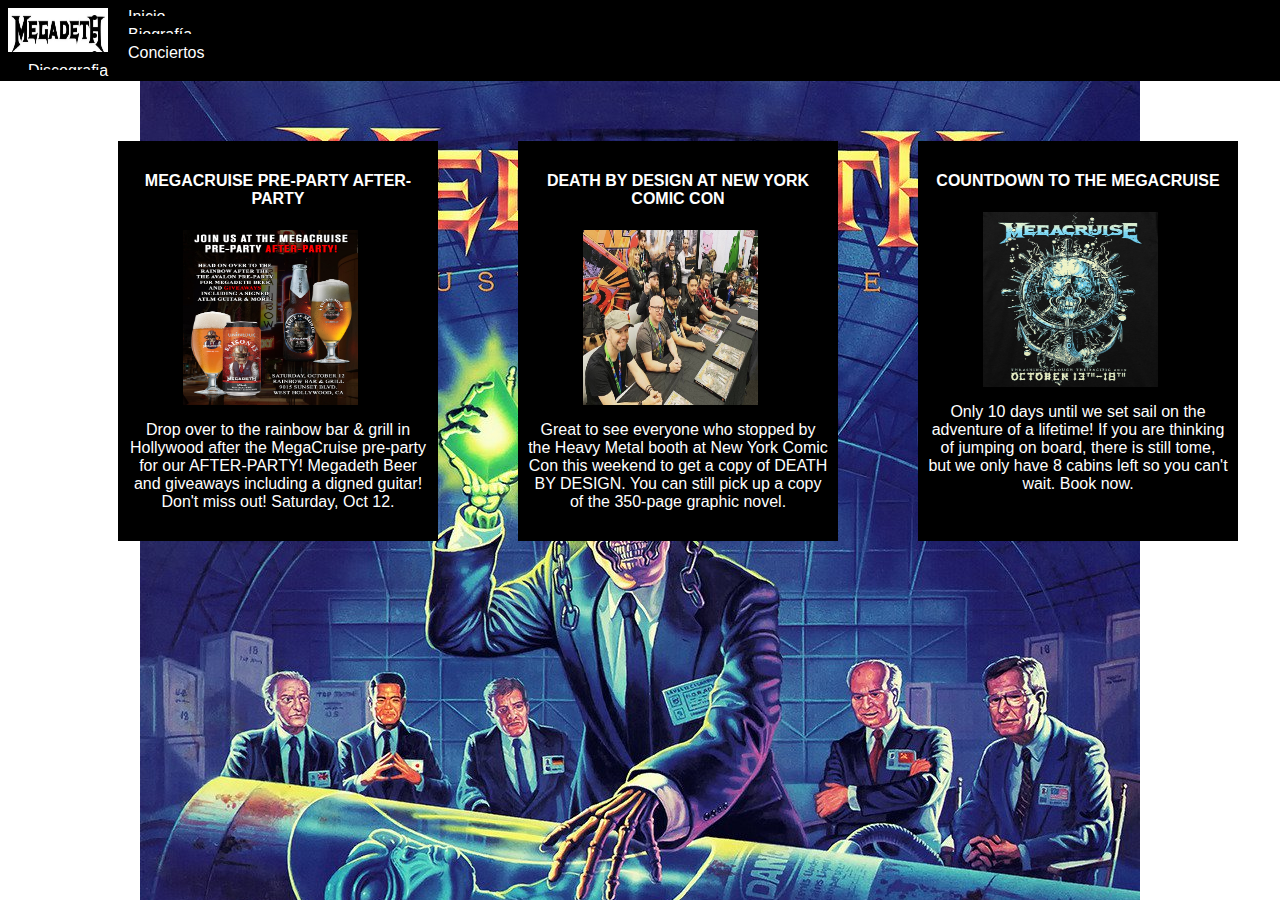
<file: index.html>
<!DOCTYPE html>
<html>
<head>
	<title>Megadeth</title>
</head>

<frameset rows="9%, *" frameborder="0">
	<frame id="centro" name="centro" src="frame.html">
	<frame id="cuerpo" name="cuerpo" src="inicio.html">


<frameset>
<noframes>
<body>
</body>
</noframes>


</frameset>
</html>
</file>
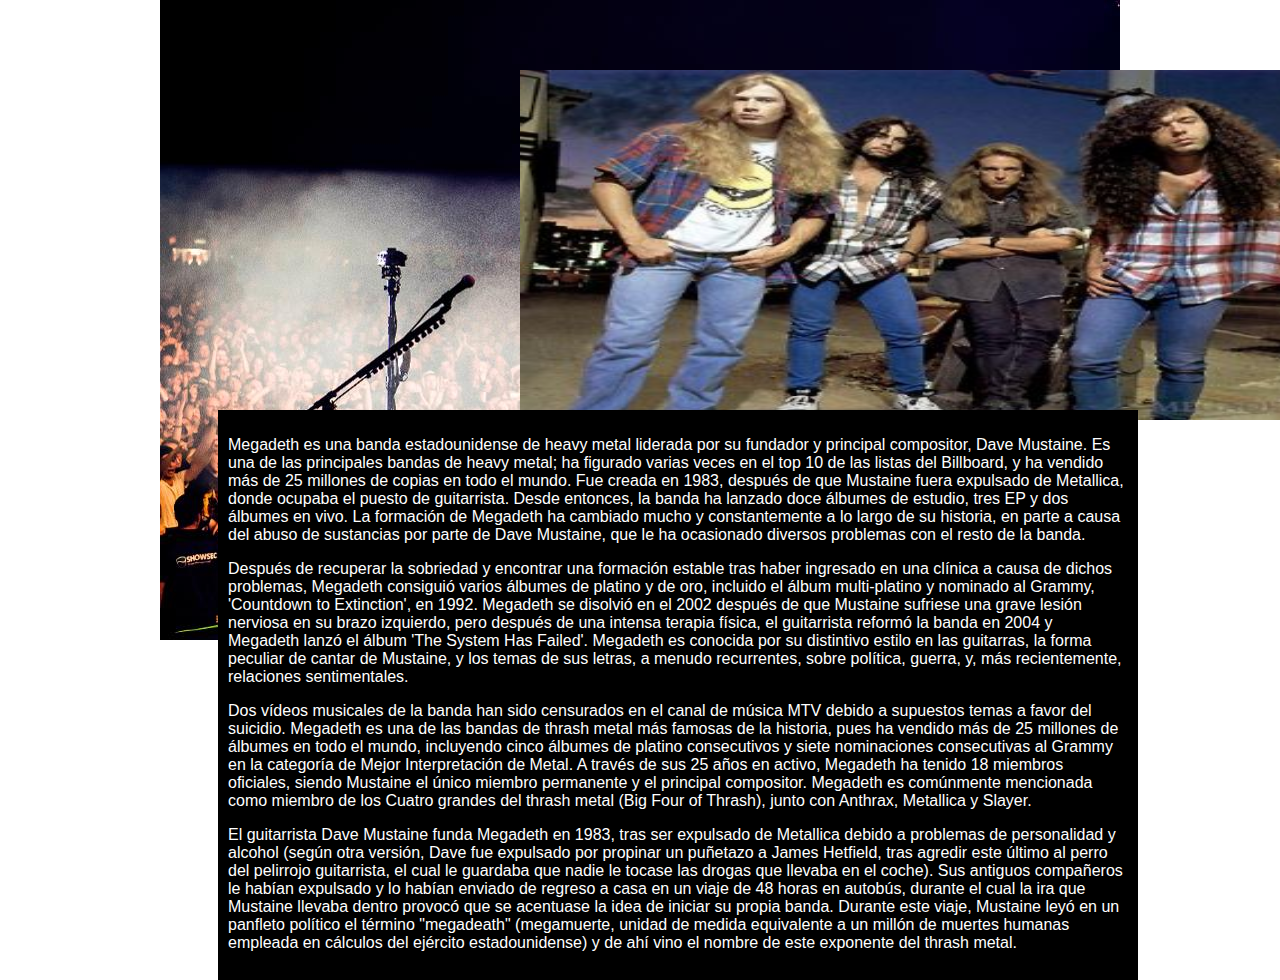
<file: biografia.html>
<!DOCTYPE html>
<html>
<head>
	<link rel="stylesheet" type="text/css" href="css/biografia.css">
	<meta charset="utf-8">

	<title> Megadeth</title>

</head>
<body>

		<img src="imagenes/biografia1.jpg" class="imagen1" width="350" height="350">

	<div class="p1">

		<p>
			Megadeth es una banda estadounidense de heavy metal liderada por su fundador y principal compositor, Dave Mustaine. Es una de las principales bandas de heavy metal; ha figurado varias veces en el top 10 de las listas del Billboard, y ha vendido más de 25 millones de copias en todo el mundo. Fue creada en 1983, después de que Mustaine fuera expulsado de Metallica, donde ocupaba el puesto de guitarrista. Desde entonces, la banda ha lanzado doce álbumes de estudio, tres EP y dos álbumes en vivo. La formación de Megadeth ha cambiado mucho y constantemente a lo largo de su historia, en parte a causa del abuso de sustancias por parte de Dave Mustaine, que le ha ocasionado diversos problemas con el resto de la banda.
		</p>
		<p>

Después de recuperar la sobriedad y encontrar una formación estable tras haber ingresado en una clínica a causa de dichos problemas, Megadeth consiguió varios álbumes de platino y de oro, incluido el álbum multi-platino y nominado al Grammy, 'Countdown to Extinction', en 1992. Megadeth se disolvió en el 2002 después de que Mustaine sufriese una grave lesión nerviosa en su brazo izquierdo, pero después de una intensa terapia física, el guitarrista reformó la banda en 2004 y Megadeth lanzó el álbum 'The System Has Failed'. Megadeth es conocida por su distintivo estilo en las guitarras, la forma peculiar de cantar de Mustaine, y los temas de sus letras, a menudo recurrentes, sobre política, guerra, y, más recientemente, relaciones sentimentales.
		</p>
		<p>
Dos vídeos musicales de la banda han sido censurados en el canal de música MTV debido a supuestos temas a favor del suicidio. Megadeth es una de las bandas de thrash metal más famosas de la historia, pues ha vendido más de 25 millones de álbumes en todo el mundo, incluyendo cinco álbumes de platino consecutivos y siete nominaciones consecutivas al Grammy en la categoría de Mejor Interpretación de Metal. A través de sus 25 años en activo, Megadeth ha tenido 18 miembros oficiales, siendo Mustaine el único miembro permanente y el principal compositor. Megadeth es comúnmente mencionada como miembro de los Cuatro grandes del thrash metal (Big Four of Thrash), junto con Anthrax, Metallica y Slayer.
		</p>
		<p>
El guitarrista Dave Mustaine funda Megadeth en 1983, tras ser expulsado de Metallica debido a problemas de personalidad y alcohol (según otra versión, Dave fue expulsado por propinar un puñetazo a James Hetfield, tras agredir este último al perro del pelirrojo guitarrista, el cual le guardaba que nadie le tocase las drogas que llevaba en el coche). Sus antiguos compañeros le habían expulsado y lo habían enviado de regreso a casa en un viaje de 48 horas en autobús, durante el cual la ira que Mustaine llevaba dentro provocó que se acentuase la idea de iniciar su propia banda. Durante este viaje, Mustaine leyó en un panfleto político el término "megadeath" (megamuerte, unidad de medida equivalente a un millón de muertes humanas empleada en cálculos del ejército estadounidense) y de ahí vino el nombre de este exponente del thrash metal.
		</p>
		
	</div>

</body>
</html>
</file>
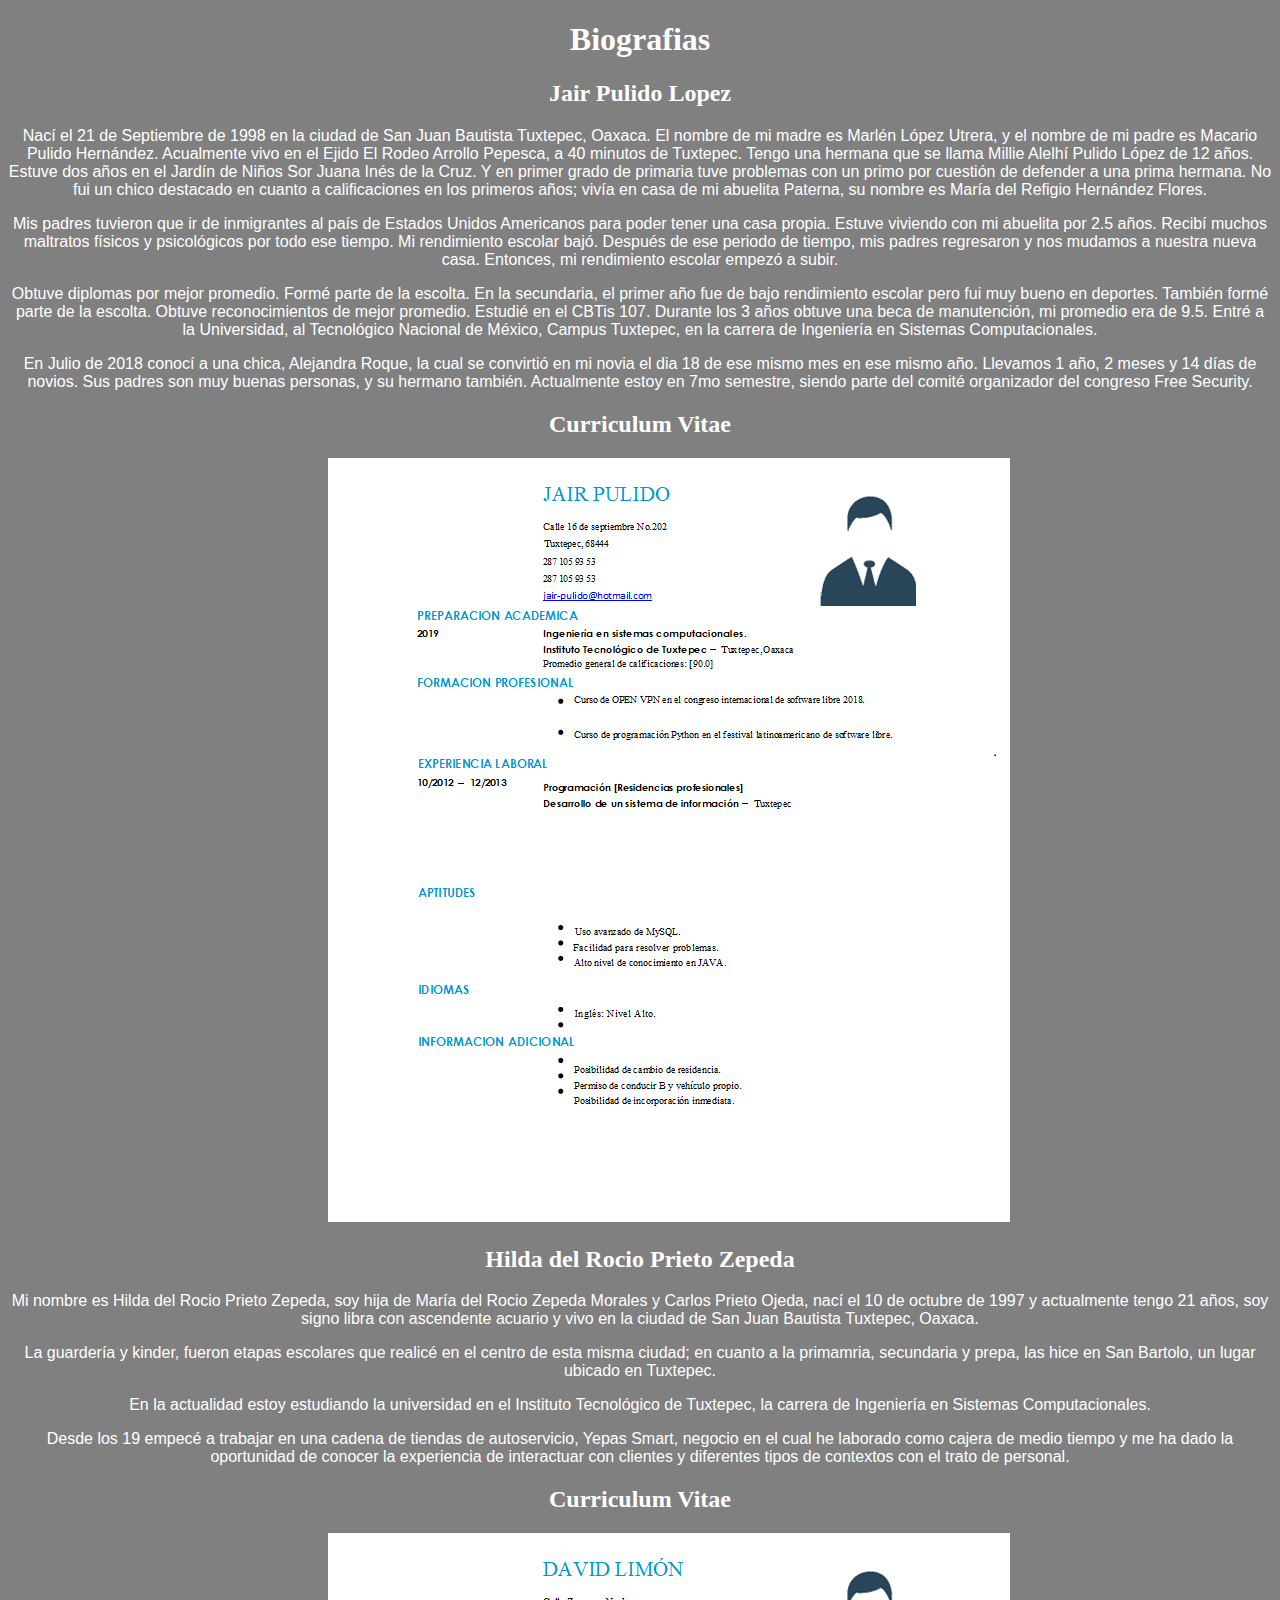
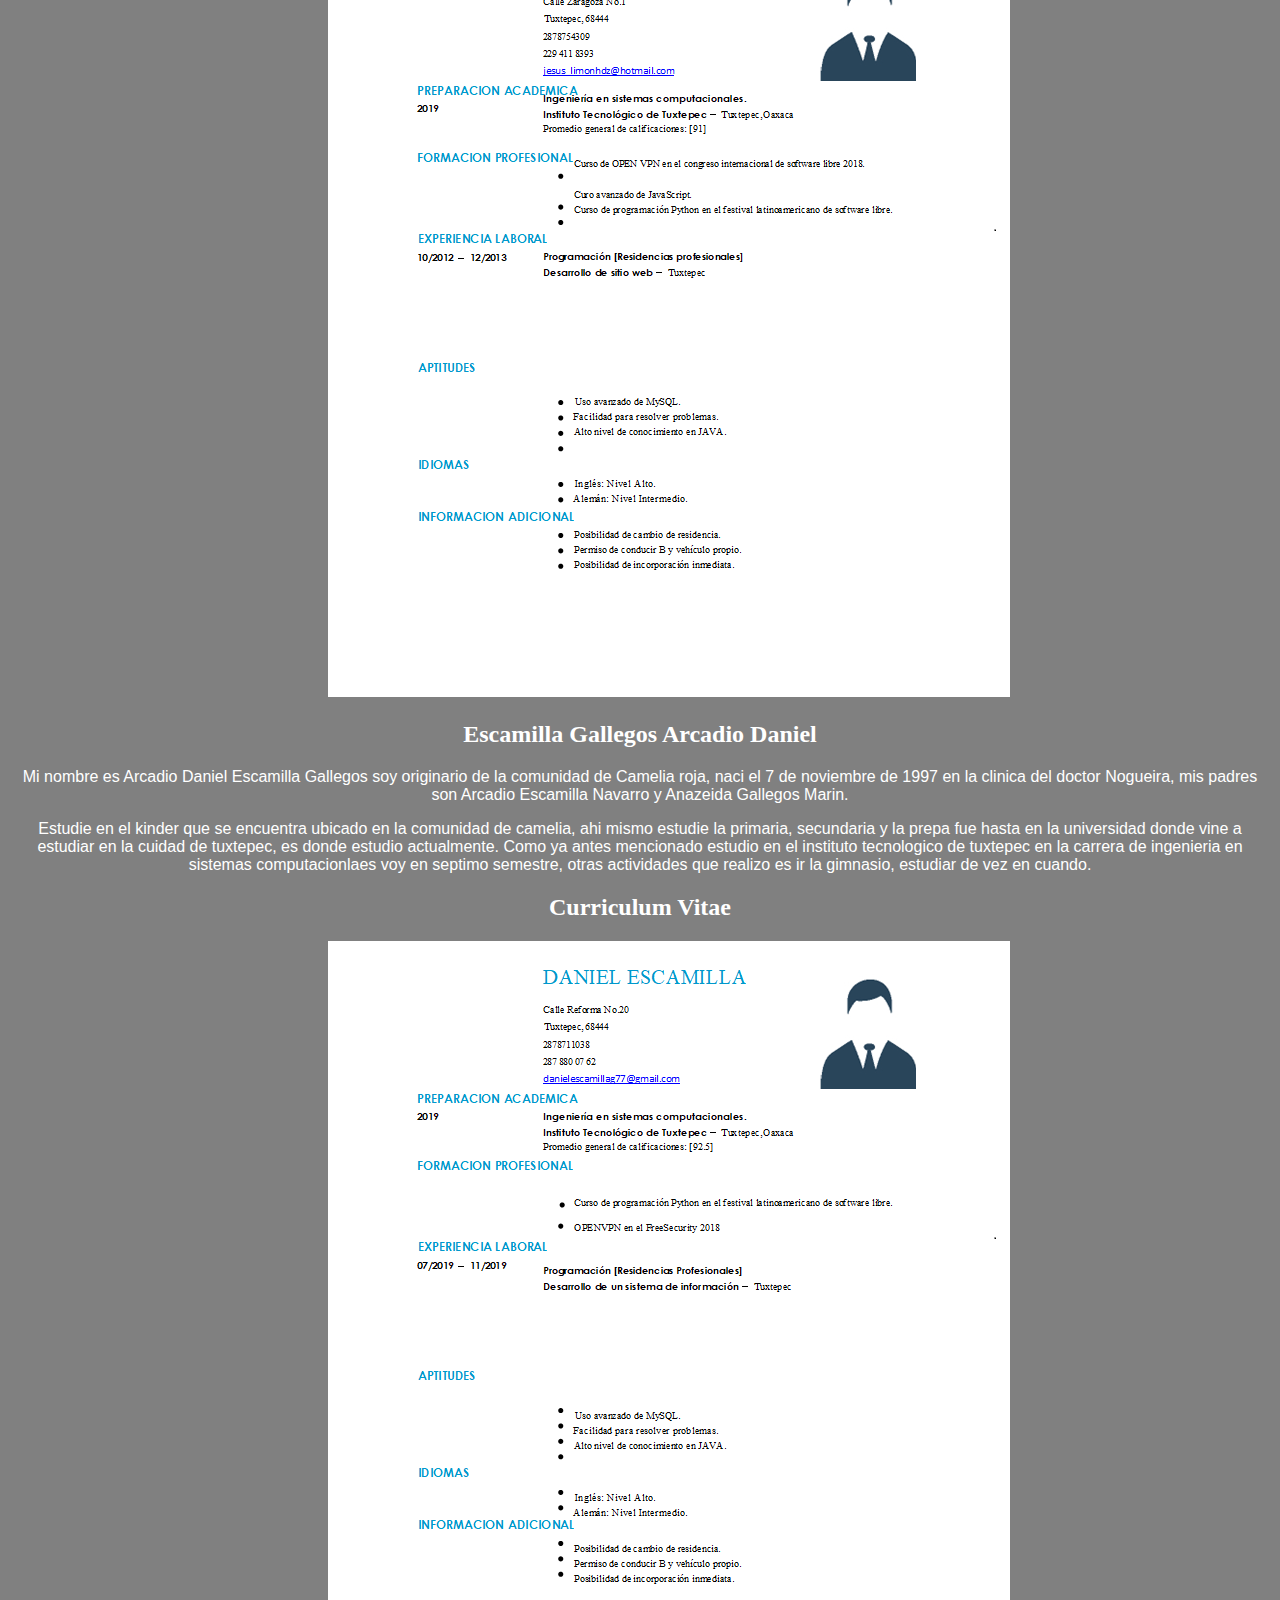
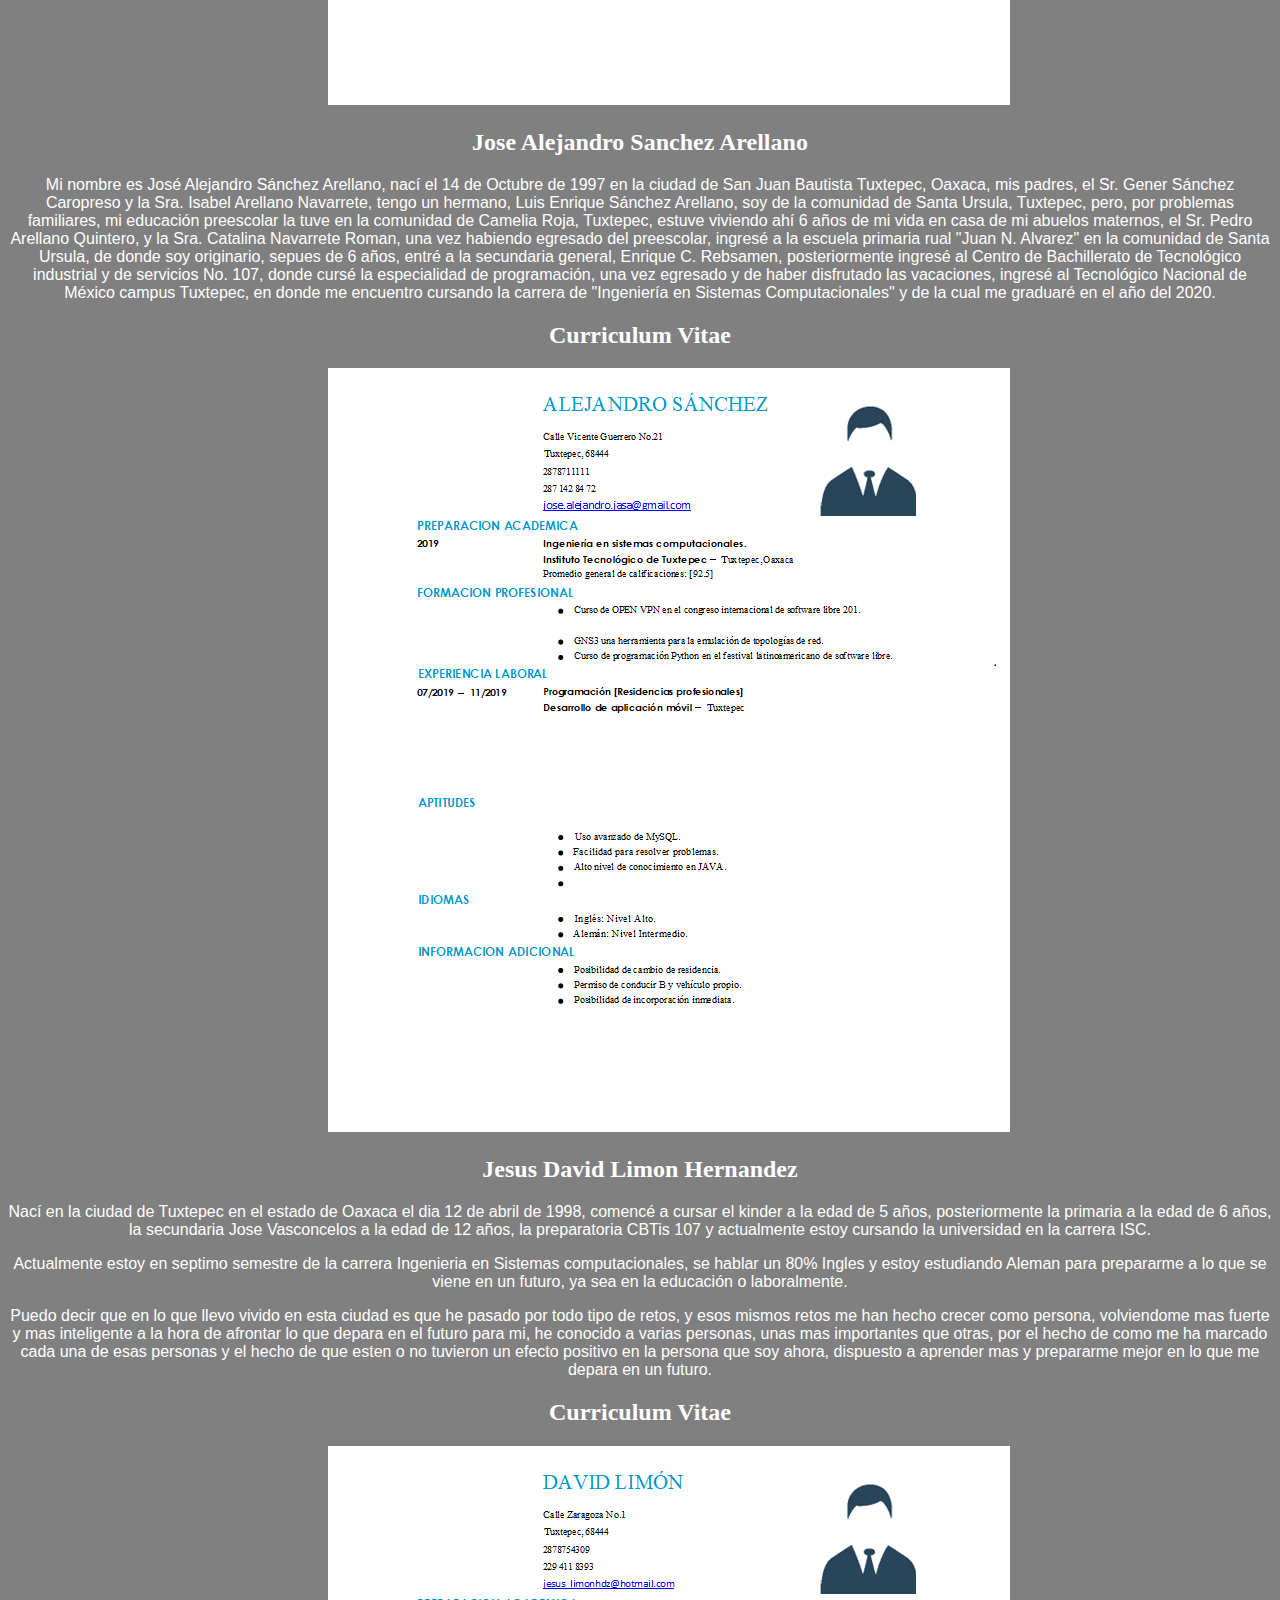
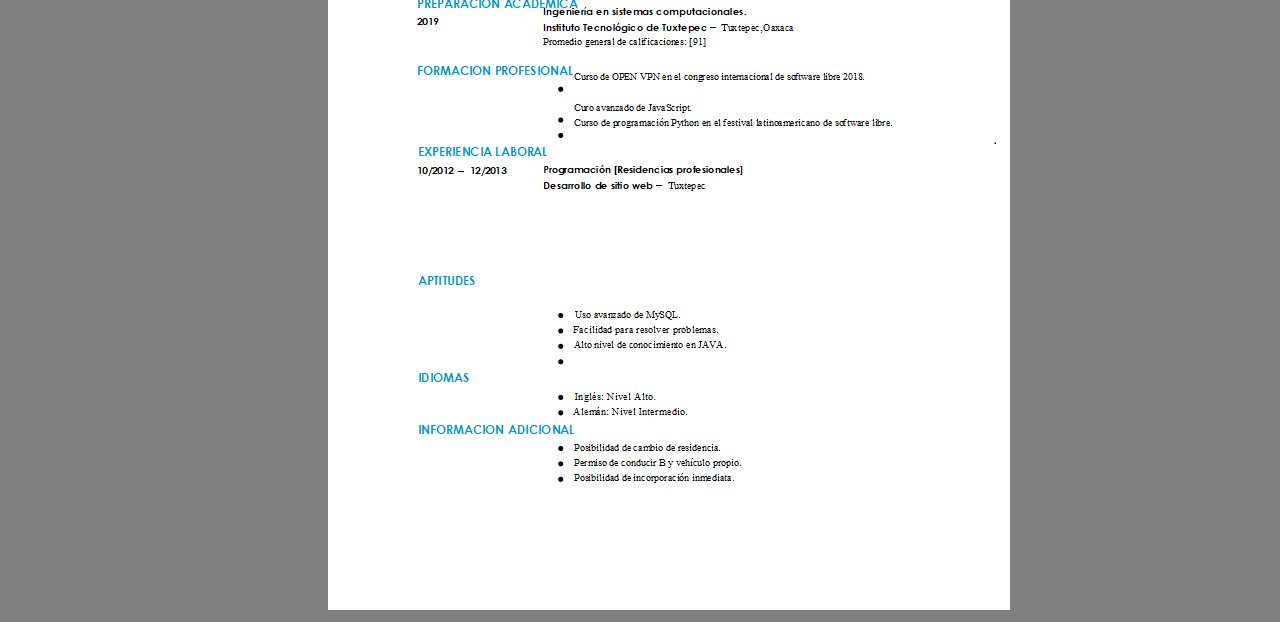
<file: biografias.html>
<!DOCTYPE html>
<html>
<head>
	<link rel="stylesheet" type="text/css" href="css/biografias.css">
	<title>Desarrolladores</title>
</head>
<body>


	<div class="biografias">
		
		<h1>Biografias</h1>


		<h2> Jair Pulido Lopez</h2>


		<p>
			Nac&iacute el 21 de Septiembre de 1998 en la ciudad de San Juan Bautista Tuxtepec, Oaxaca.
El nombre de mi madre es Marl&eacute;n L&oacute;pez Utrera, y el nombre de mi padre es Macario 
Pulido Hern&aacute;ndez. Acualmente vivo en el Ejido El Rodeo Arrollo Pepesca, a 40 minutos de 
Tuxtepec. Tengo una hermana que se llama Millie Alelh&iacute Pulido L&oacute;pez de 12 años.
Estuve dos años en el Jard&iacute;n de Niños Sor Juana In&eacute;s de la Cruz. Y en primer grado de
primaria tuve problemas con un primo por cuesti&oacute;n de defender a una prima hermana.
No fui un chico destacado en cuanto a calificaciones en los primeros años; viv&iacute;a en casa de
mi abuelita Paterna, su nombre es Mar&iacute;a del Refigio Hern&aacute;ndez Flores.

<p> Mis padres tuvieron
que ir de inmigrantes al pa&iacute;s de Estados Unidos Americanos para poder tener una casa propia.
Estuve viviendo con mi abuelita por 2.5 años. Recib&iacute muchos maltratos f&iacute;sicos y psicol&oacute;gicos
por todo ese tiempo. Mi rendimiento escolar baj&oacute. Despu&eacute;s de ese periodo de tiempo, mis padres
regresaron y nos mudamos a nuestra nueva casa. Entonces, mi rendimiento escolar empez&oacute a subir.

<p>Obtuve diplomas por mejor promedio. Form&eacute parte de la escolta. En la secundaria, el primer año
fue de bajo rendimiento escolar pero fui muy bueno en deportes. Tambi&eacute;n form&eacute parte de la
escolta. Obtuve reconocimientos de mejor promedio. Estudi&eacute en el CBTis 107. Durante los 3 años
obtuve una beca de manutenci&oacute;n,  mi promedio era de 9.5. Entr&eacute a la Universidad, al Tecnol&oacute;gico
Nacional de M&eacute;xico, Campus Tuxtepec, en la carrera de Ingenier&iacute;a en Sistemas Computacionales.

<p>En Julio de 2018 conoc&iacute a una chica, Alejandra Roque, la cual se convirti&oacute en mi novia el dia
18 de ese mismo mes en ese mismo año. Llevamos 1 año, 2 meses y 14 d&iacute;as de novios. Sus padres son
muy buenas personas, y su hermano tambi&eacute;n. Actualmente estoy en 7mo semestre, siendo parte del comit&eacute organizador del congreso Free Security.

</p>

<h2>Curriculum Vitae</h2>

	<img src="vitae/jair.png" class="imagen">

<h2> Hilda del Rocio Prieto Zepeda</h2>
		
<p>
	
	Mi nombre es Hilda del Rocio Prieto Zepeda, soy hija de María del Rocio Zepeda Morales y Carlos Prieto Ojeda, nací el 10 de octubre de 1997 y actualmente tengo 21 años, soy signo libra con ascendente acuario y vivo en la ciudad de San Juan Bautista Tuxtepec, Oaxaca. 
</p>

<p>
	   La guardería y kinder, fueron etapas escolares que realicé en el centro de esta misma ciudad; en cuanto a la primamria, secundaria y prepa, las hice en  San Bartolo, un lugar ubicado en Tuxtepec. 
</p>

<p>
	En la actualidad estoy estudiando la universidad en el Instituto Tecnológico de Tuxtepec, la carrera de Ingeniería en Sistemas Computacionales.
</p>

<p>
	 Desde los 19 empecé a trabajar en una cadena de tiendas de autoservicio, Yepas Smart, negocio en el cual he laborado como cajera de medio tiempo y me ha dado la oportunidad de conocer la experiencia de interactuar con clientes y diferentes tipos de contextos con el trato de personal.
</p>

<h2>Curriculum Vitae</h2>

	<img src="vitae/hildaa.png" class="imagen">

<h2>Escamilla Gallegos Arcadio Daniel</h2>

<p>
	Mi nombre es Arcadio Daniel Escamilla Gallegos soy originario de la comunidad de Camelia roja, 
naci el 7 de noviembre de 1997 en la clinica del doctor Nogueira, mis padres son Arcadio Escamilla Navarro
y Anazeida Gallegos Marin.
</p>

<p>
	Estudie en el kinder que se encuentra ubicado en la comunidad de camelia, ahi mismo estudie la primaria, secundaria y la prepa 
fue hasta en la universidad donde vine a estudiar en la cuidad de tuxtepec, es donde estudio actualmente.
Como ya antes mencionado estudio en el instituto tecnologico de tuxtepec en la carrera de ingenieria en sistemas computacionlaes voy en 
septimo semestre, otras actividades que realizo es ir la gimnasio, estudiar de vez en cuando.
</p>

<h2>Curriculum Vitae</h2>

	<img src="vitae/escamilla.png" class="imagen">
<h2> Jose Alejandro Sanchez Arellano</h2>

<p>
	Mi nombre es José Alejandro Sánchez Arellano, nací el 14 de Octubre de 1997 en la ciudad de San Juan Bautista Tuxtepec, Oaxaca, mis padres, el Sr. Gener Sánchez Caropreso y la Sra. Isabel Arellano Navarrete, tengo un hermano, Luis Enrique Sánchez Arellano, soy de la comunidad de Santa Ursula, Tuxtepec, pero, por problemas familiares, mi educación preescolar la tuve en la comunidad de Camelia Roja, Tuxtepec, estuve viviendo ahí 6 años de mi vida en casa de mi abuelos maternos, el Sr. Pedro Arellano Quintero, y la Sra. Catalina Navarrete Roman, una vez habiendo egresado del preescolar, ingresé a la escuela primaria rual "Juan N. Alvarez" en la comunidad de Santa Ursula, de donde soy originario, sepues de 6 años, entré a la secundaria general, Enrique C. Rebsamen, posteriormente ingresé al Centro de Bachillerato de Tecnológico industrial y de servicios No. 107, donde cursé la especialidad de programación, una vez egresado y de haber disfrutado las vacaciones, ingresé al Tecnológico Nacional de México campus Tuxtepec, en donde me encuentro cursando la carrera de "Ingeniería en Sistemas Computacionales" y de la cual me graduaré en el año del 2020.
</p>

<h2>Curriculum Vitae</h2>

	<img src="vitae/pepa.png" class="imagen">


<h2>Jesus David Limon Hernandez</h2>

<p>Nací en la ciudad de Tuxtepec en el estado de Oaxaca el dia 12 de abril de 1998, comencé a cursar el kinder a la edad de 5 años, posteriormente la primaria a la edad de 6 años, la secundaria Jose Vasconcelos a la edad de 12 años, la preparatoria CBTis 107 y actualmente estoy cursando la universidad en la carrera ISC.</p>

	<p>Actualmente estoy en septimo semestre de la carrera Ingenieria en Sistemas computacionales, se hablar un 80% Ingles y estoy estudiando Aleman para prepararme a lo que se viene en un futuro, ya sea en la educación o laboralmente.</p>

	<p>Puedo decir que en lo que llevo vivido en esta ciudad es que he pasado por todo tipo de retos, y esos mismos retos me han hecho crecer como persona, volviendome mas fuerte y mas inteligente a la hora de afrontar lo que depara en el futuro para mi, he conocido a varias personas, unas mas importantes que otras, por el hecho de como me ha marcado cada una de esas personas y el hecho de que esten o no tuvieron un efecto positivo en la persona que soy ahora, dispuesto a aprender mas y prepararme mejor en lo que me depara en un futuro.</p>


	<h2>Curriculum Vitae</h2>

	<img src="vitae/limonada.png" class="imagen">

	</div>

</body>
</html>
</file>
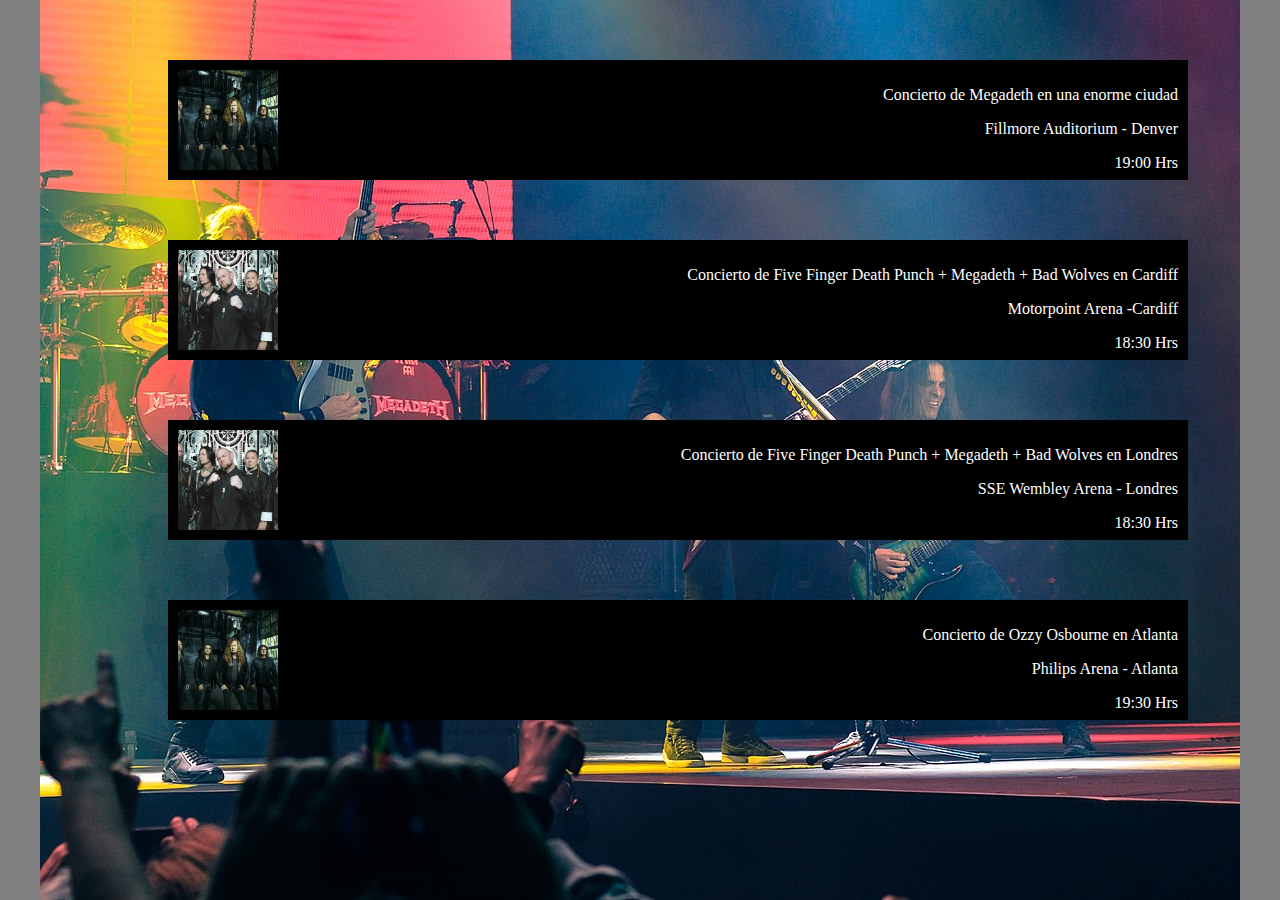
<file: conciertos.html>
<!DOCTYPE html>
<html>
<head>
	<link rel="stylesheet" type="text/css" href="css/conciertos.css">
	<title>Conciertos</title>
</head>
<body>

	<div class="concierto">
		
		<img src="imagenes/concierto.jpg" class="imagen" width="100" height="100">

		<p>
			Concierto de Megadeth en una enorme ciudad
		</p>

		<p>
			Fillmore Auditorium - Denver
		</p>

		<p>
			19:00 Hrs
		</p>

	</div>

	<div class="concierto1">
		
		<img src="imagenes/concierto1.jpg" class="imagen" width="100" height="100">

		<p>
			Concierto de Five Finger Death Punch + Megadeth + Bad Wolves en Cardiff
		</p>

		<p>
			Motorpoint Arena -Cardiff
		</p>

		<p>
			18:30 Hrs
		</p>

	</div>

	<div class="concierto2">
		
		<img src="imagenes/concierto1.jpg" class="imagen" width="100" height="100">

		<p>
			Concierto de Five Finger Death Punch + Megadeth + Bad Wolves en Londres
		</p>

		<p>
			SSE Wembley Arena - Londres
		</p>

		<p>
			18:30 Hrs
		</p>

	</div>

	<div class="concierto3">
		
		<img src="imagenes/concierto.jpg" class="imagen" width="100" height="100">

		<p>
			Concierto de Ozzy Osbourne en Atlanta
		</p>

		<p>
			Philips Arena - Atlanta
		</p>

		<p>
			19:30 Hrs
		</p>

	</div>



</body>
</html>
</file>
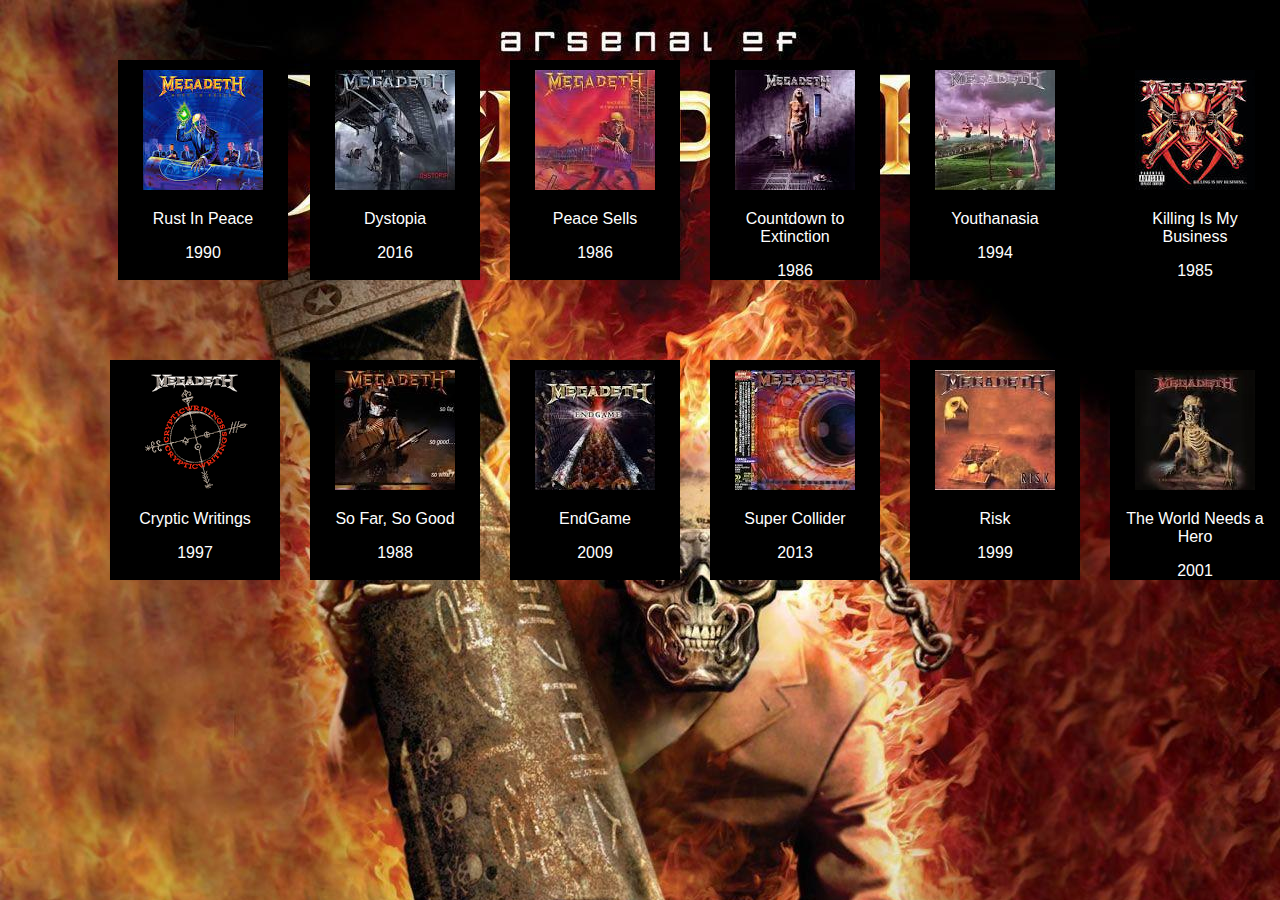
<file: discografia.html>
<!DOCTYPE html>
<html>
<head>
	<link rel="stylesheet" type="text/css" href="css/discografia.css">
	<meta charset="utf-8">
	<title>Discografia</title>
</head>
<body>
		
		<div class="uno">
			
				<img src="disco/1.jpg">

				<p>
					Rust In Peace
				</p>

				<p>
					1990
				</p>

		</div>

		<div class="dos">
			
				<img src="disco/2.jpg">

				<p>
					Dystopia
				</p>

				<p>
					2016
				</p>

		</div>

		<div class="tres">
			
				<img src="disco/3.jpg">

				<p>
					Peace Sells
				</p>

				<p>
					1986
				</p>

		</div>

		<div class="cuatro">
			
				<img src="disco/4.jpg">

				<p>
					Countdown to Extinction
				</p>

				<p>
					1986
				</p>

		</div>

		<div class="cinco">
			
				<img src="disco/5.jpg">

				<p>
					Youthanasia
				</p>

				<p>
					1994
				</p>

		</div>

		<div class="seis">
			
				<img src="disco/6.jpg">

				<p>
					Killing Is My Business
				</p>

				<p>
					1985
				</p>

		</div>

		<div class="siete">
			
				<img src="disco/7.png">

				<p>
					Cryptic Writings
				</p>

				<p>
					1997
				</p>

		</div>

		<div class="ocho">
			
				<img src="disco/8.jpg">

				<p>
					So Far, So Good
				</p>

				<p>
					1988
				</p>

		</div>

		<div class="nueve">
			
				<img src="disco/9.jpg">

				<p>
					EndGame
				</p>

				<p>
					2009
				</p>

		</div>

		<div class="diez">
			
				<img src="disco/10.jpg">

				<p>
					Super Collider
				</p>

				<p>
					2013
				</p>

		</div>

		<div class="once">
			
				<img src="disco/11.jpg">

				<p>
					Risk
				</p>

				<p>
					1999
				</p>

		</div>

		<div class="doce">
			
				<img src="disco/12.jpg">

				<p>
					The World Needs a Hero
				</p>

				<p>
					2001
				</p>

		</div>

	


</body>
</html>
</file>
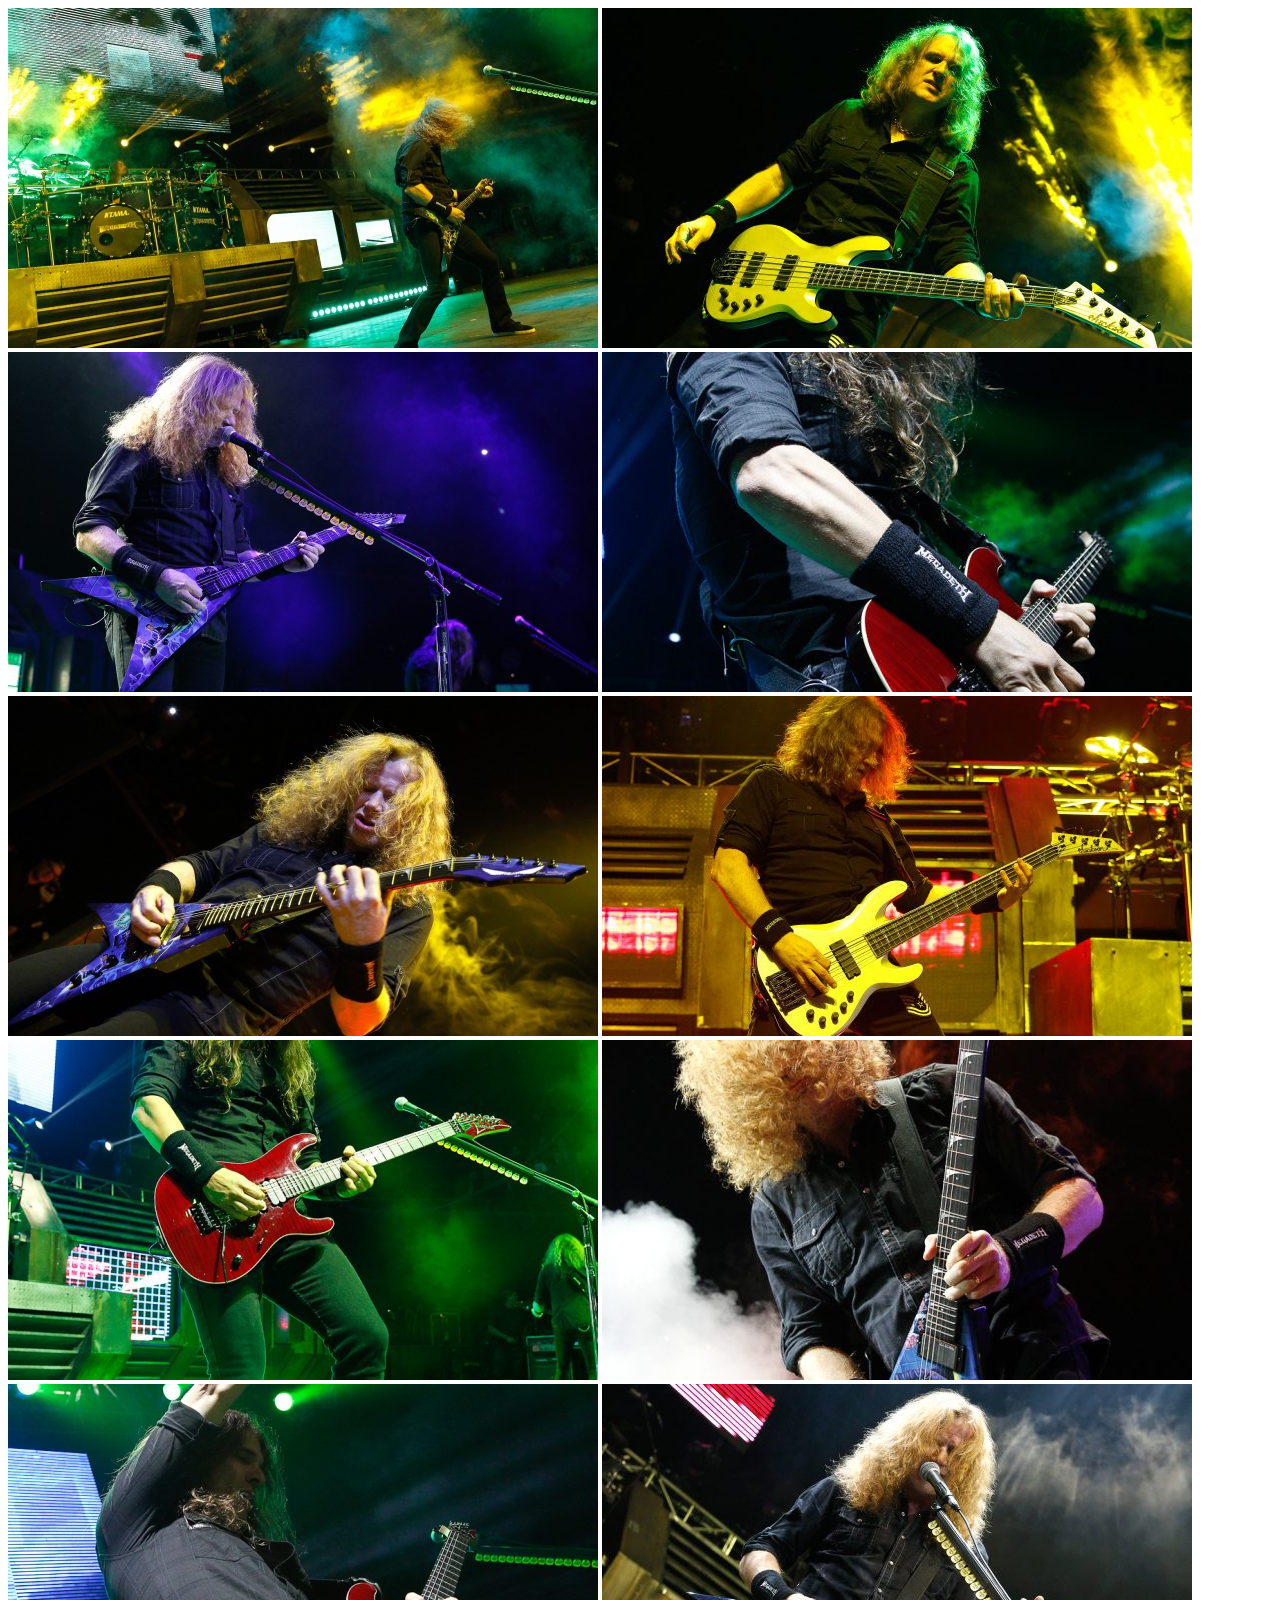
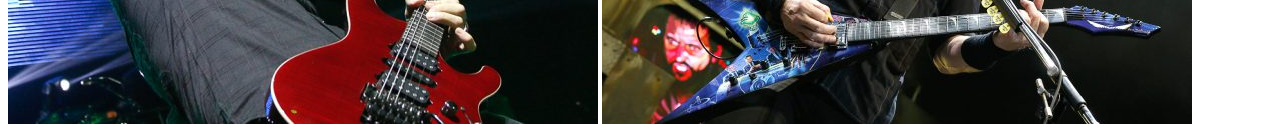
<file: galeria.html>
<!DOCTYPE html>
<html>
<head>
	<title>Galeria</title>
</head>
<body>

	<div class="imagenes">

	<img src="Galeria/1.jpg" class="imagen1">
	<img src="Galeria/2.jpg" class="imagen2">
	<img src="Galeria/3.jpg" class="imagen3">
	<img src="Galeria/4.jpg" class="imagen4">
	<img src="Galeria/5.jpg" class="imagen5">
	<img src="Galeria/6.jpg" class="imagen6">
	<img src="Galeria/7.jpg" class="imagen7">
	<img src="Galeria/8.jpg" class="imagen8">
	<img src="Galeria/9.jpg" class="imagen9">
	<img src="Galeria/10.jpg" class="imagen10">

</div>

</body>
</html>
</file>
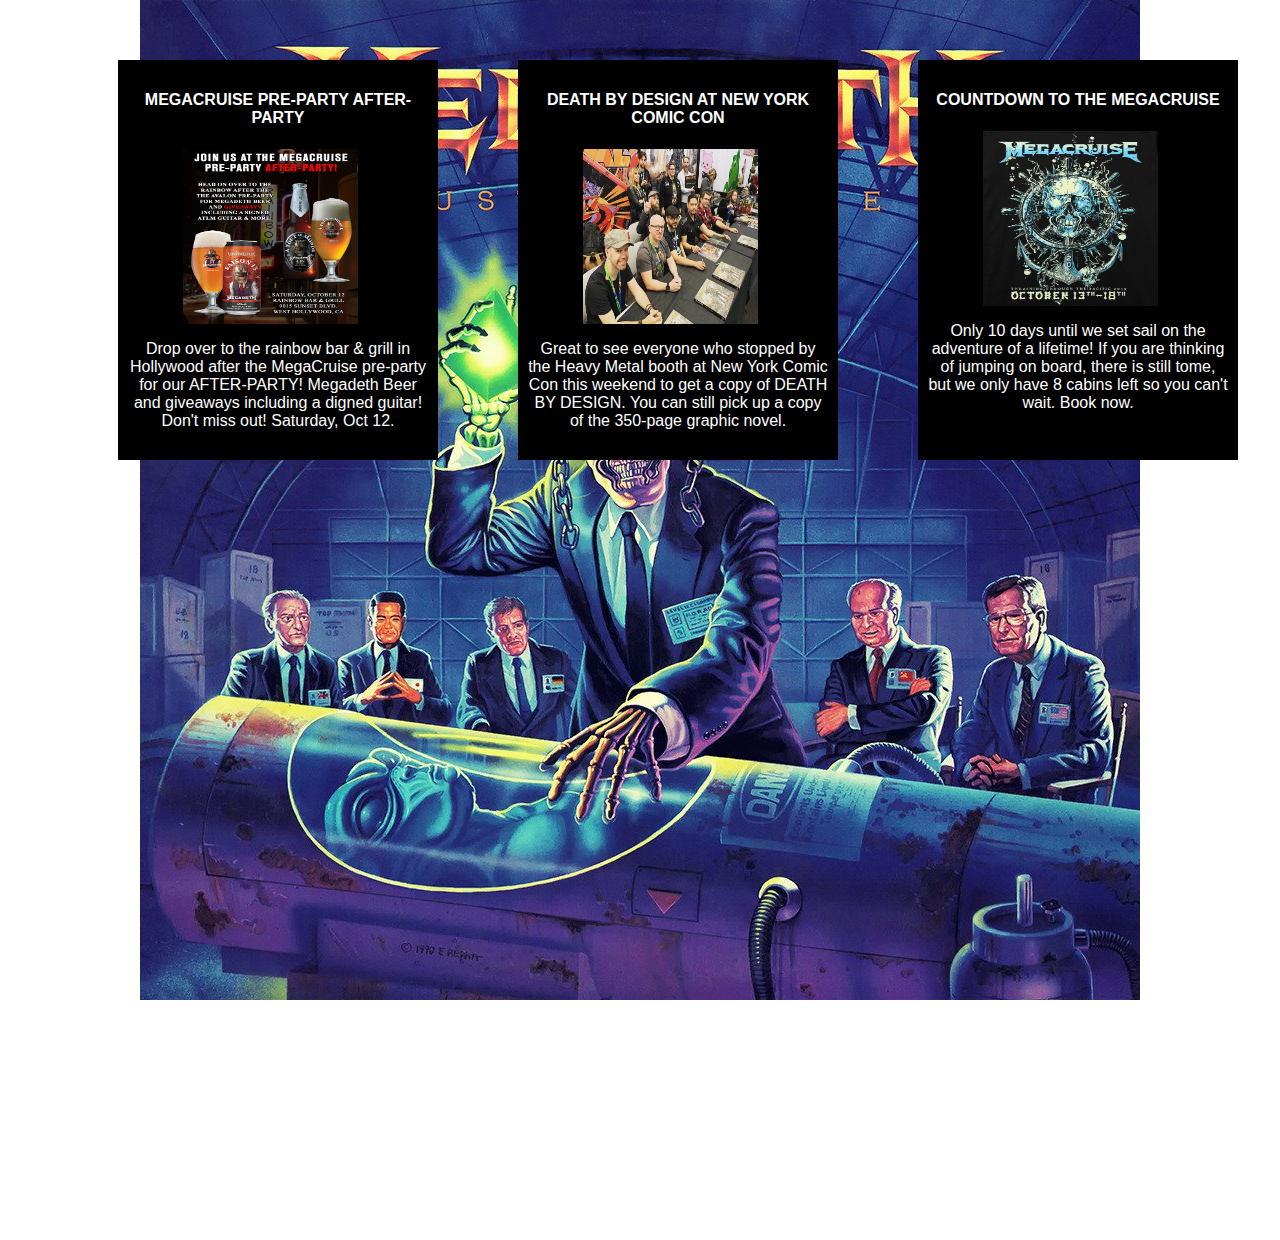
<file: inicio.html>
<!DOCTYPE html>
<html>
<head>
	<meta charset="utf-8">
	<link rel="stylesheet" type="text/css" href="css/inicio.css">
	<title>Inicio</title>
</head>
<body>



<div class="menu1">
	
	<h4>MEGACRUISE PRE-PARTY AFTER-PARTY</h4>

	<img src="imagenes/p.jpg" width="175px" height="175px" align="center" class="imagen1">

	<p>
		Drop over to the rainbow bar & grill in Hollywood after the MegaCruise pre-party for our AFTER-PARTY! Megadeth Beer and giveaways including a digned guitar! Don't miss out! Saturday, Oct 12.
	</p>

</div>


<div class="menu2">
	
	<h4>DEATH BY DESIGN AT NEW YORK COMIC CON</h4>

	<img src="imagenes/p2.jpg" width="175px" height="175px" align="center" class="imagen2">

	<p>
		Great to see everyone who stopped by the Heavy Metal booth at New York Comic Con this weekend to get a copy of DEATH BY DESIGN. You can still pick up a copy of the 350-page graphic novel.
	</p>

</div>

<div class="menu3">
	
	<h4>COUNTDOWN TO THE MEGACRUISE</h4>

	<img src="imagenes/p3.jpg" width="175px" height="175px" align="center" class="imagen2">

	<p>
		Only 10 days until we set sail on the adventure of a lifetime! If you are thinking of jumping on board, there is still tome, but we only have 8 cabins left so you can't wait. Book now.
	</p>

</div>

</body>
</html>
</file>
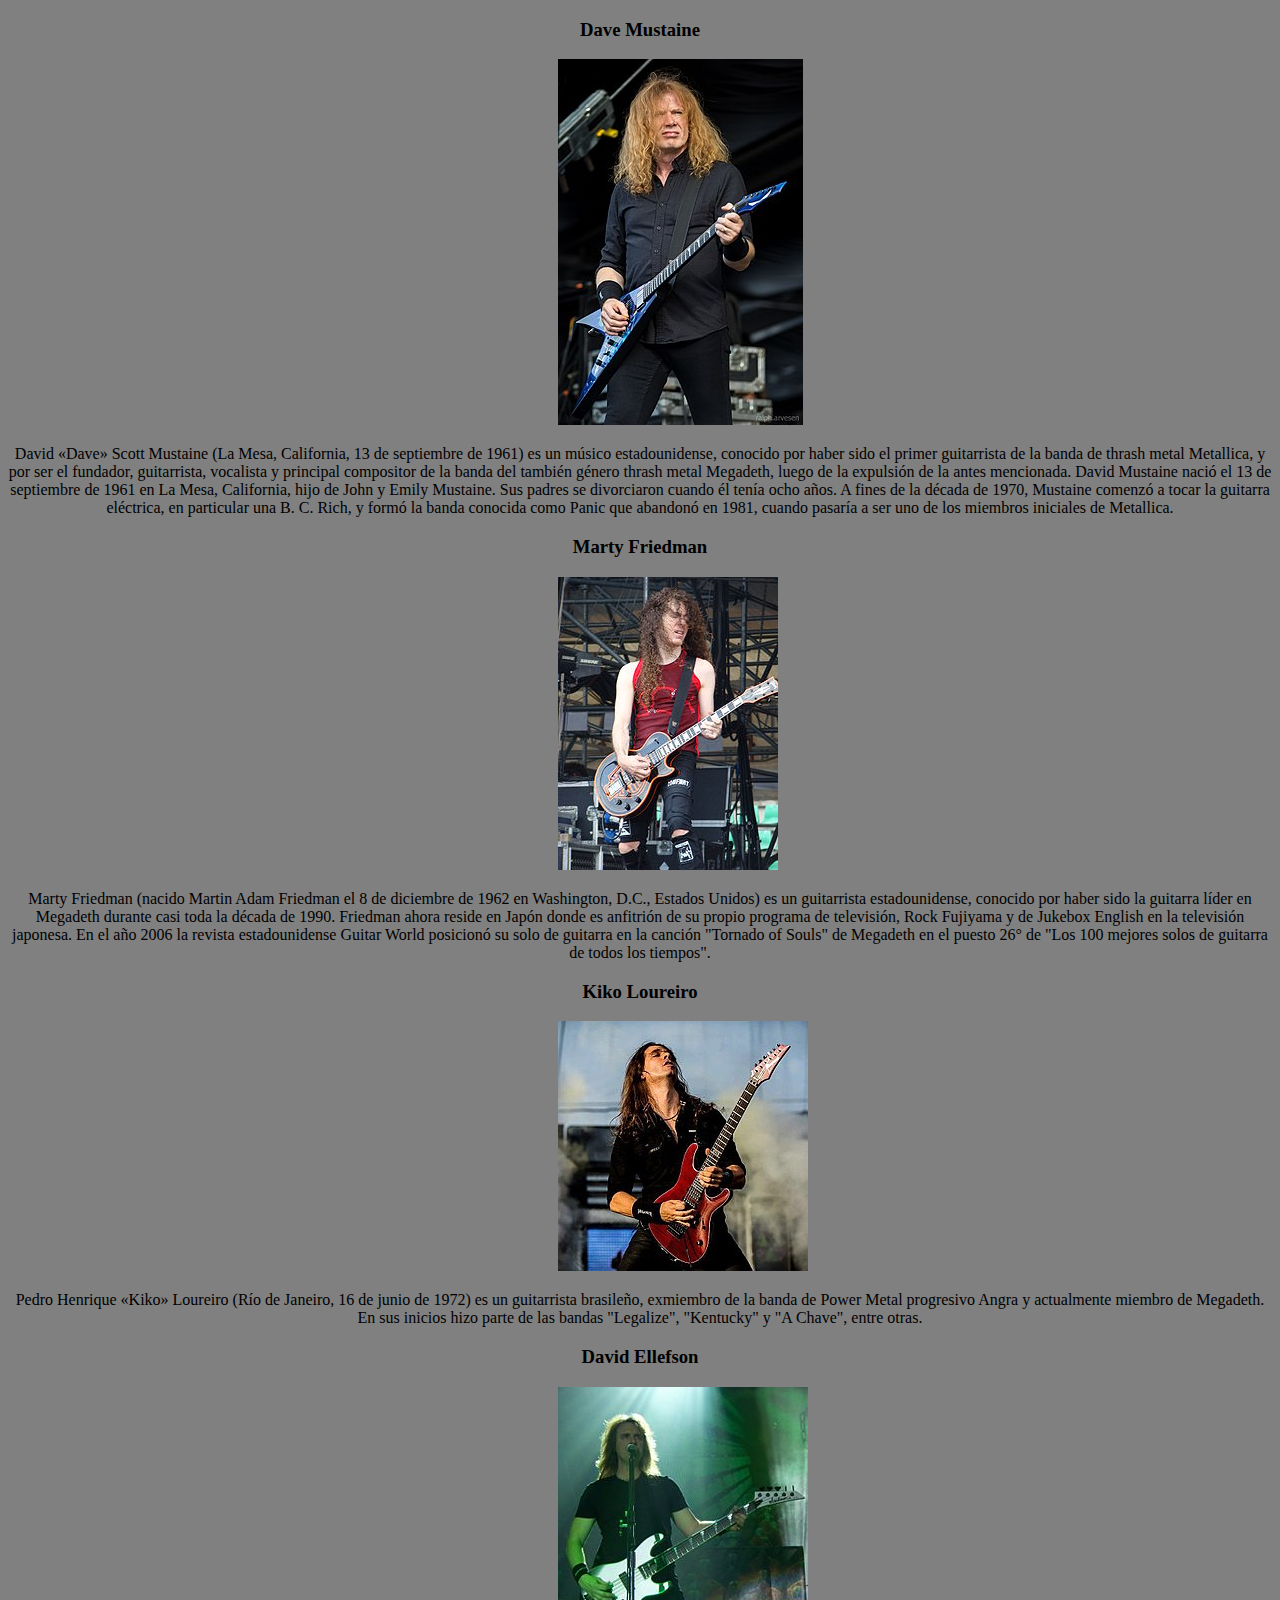
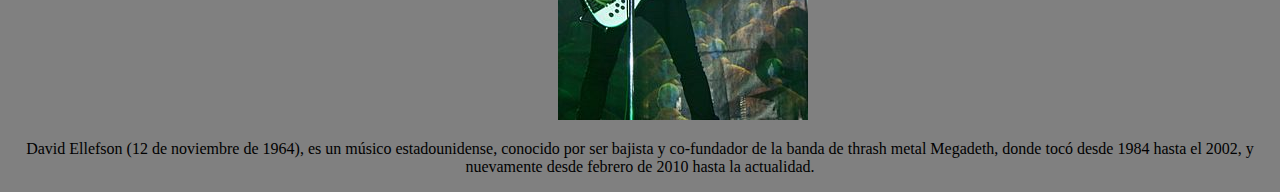
<file: presentaciones.html>
<!DOCTYPE html>
<html>
<head>
	<link rel="stylesheet" type="text/css" href="css/presentaciones.css">
	<title>Presentaciones</title>
</head>
<body>

<div class="inte1">
	
	<h3> Dave Mustaine </h3>

	<img src="presentacion/4.jpg" class="imagen1">

	<p>
		David «Dave» Scott Mustaine (La Mesa, California, 13 de septiembre de 1961) es un músico estadounidense, conocido por haber sido el primer guitarrista de la banda de thrash metal Metallica, y por ser el fundador, guitarrista, vocalista y principal compositor de la banda del también género thrash metal Megadeth, luego de la expulsión de la antes mencionada.
David Mustaine nació el 13 de septiembre de 1961 en La Mesa, California, hijo de John y Emily Mustaine. Sus padres se divorciaron cuando él tenía ocho años. A fines de la década de 1970, Mustaine comenzó a tocar la guitarra eléctrica, en particular una B. C. Rich, y formó la banda conocida como Panic que abandonó en 1981, cuando pasaría a ser uno de los miembros iniciales de Metallica.

	</p>

</div>

<div class="inte1">
	
	<h3> Marty Friedman </h3>

	<img src="presentacion/3.jpg" class="imagen1">

	<p>
		
Marty Friedman (nacido Martin Adam Friedman el 8 de diciembre de 1962 en Washington, D.C., Estados Unidos) es un guitarrista estadounidense, conocido por haber sido la guitarra líder en Megadeth durante casi toda la década de 1990. Friedman ahora reside en Japón donde es anfitrión de su propio programa de televisión, Rock Fujiyama y de Jukebox English en la televisión japonesa. En el año 2006 la revista estadounidense Guitar World posicionó su solo de guitarra en la canción "Tornado of Souls" de Megadeth en el puesto 26° de "Los 100 mejores solos de guitarra de todos los tiempos".

	</p>

</div>

<div class="inte1">
	
	<h3> Kiko Loureiro </h3>

	<img src="presentacion/2.jpg" class="imagen1">

	<p>
		
Pedro Henrique «Kiko» Loureiro (Río de Janeiro, 16 de junio de 1972) es un guitarrista brasileño, exmiembro de la banda de Power Metal progresivo Angra y actualmente miembro de Megadeth. En sus inicios hizo parte de las bandas "Legalize", "Kentucky" y "A Chave", entre otras.

	</p>

</div>

<div class="inte1">
	
	<h3> David Ellefson </h3>

	<img src="presentacion/1.jpg" class="imagen1">

	<p>
		David Ellefson (12 de noviembre de 1964), es un músico estadounidense, conocido por ser bajista y co-fundador de la banda de thrash metal Megadeth, donde tocó desde 1984 hasta el 2002, y nuevamente desde febrero de 2010 hasta la actualidad.

	</p>

</div>


</body>
</html>
</file>
<file: css/biografia.css>
body {
	background-image: url(../imagenes/fondo5.jpg);
	background-position: 50% 0;
	background-repeat: no-repeat;
}

.p1 {
	position: relative;
	left: 200px;
	top: 400px;
	background: #000;
	color: #fff;
	height: 550px;
	width: 900px;
	margin: 10px;
	padding: 10px 10px 10px 10px;
	font-family: arial;
	width: 900px;
	margin: 10px;
	padding: 10px 10px 10px 10px;
	font-family: arial;
}

.imagen1{
	position: absolute;
	left: 500px;
	top: 50px;
	width: 900px;
	margin: 10px;
	padding: 10px 10px 10px 10px;
	font-family: arial;
}

.imagen2{
	position: absolute;
	left: 500px;
	top: 50px;
	width: 900px;
	margin: 10px;
	padding: 10px 10px 10px 10px;
	font-family: arial;
}

.imagen3{
	position: absolute;
	left: 500px;
	top: 50px;
	width: 900px;
	margin: 10px;
	padding: 10px 10px 10px 10px;
	font-family: arial;
}

.imagen4{
	position: absolute;
	left: 500px;
	top: 50px;
	width: 900px;
	margin: 10px;
	padding: 10px 10px 10px 10px;
	font-family: arial;
}
</file>
<file: css/biografias.css>
body{
	background-repeat: no-repeat;
	background-position: 50% 0;
	background-color: gray;
}

h1, h2 {
	text-align: center;
	color: #fff;
}

p{
	text-align: center;
	color: #fff;
	font-family: arial;

}

.imagen{
	position: relative;
	left: 320px;
}
</file>
<file: css/conciertos.css>
body {
	background-color: gray;
	background-image: url(../imagenes/fondo6.jpg);
	background-repeat: no-repeat;
	background-position: 50% 0;
}

p {
	text-align: right;
}

.concierto{
	position: relative;
	left: 150px;
	top: 50px;
	background: #000;
	color: #fff;
	height: 100px;
	width: 1000px;
	margin: 10px;
	padding: 10px 10px 10px 10px;
}

.imagen{
	position: absolute;
}


.concierto1{
	position: relative;
	left: 150px;
	top: 100px;
	background: #000;
	color: #fff;
	height: 100px;
	width: 1000px;
	margin: 10px;
	padding: 10px 10px 10px 10px;
}

.concierto2{
	position: relative;
	left: 150px;
	top: 150px;
	background: #000;
	color: #fff;
	height: 100px;
	width: 1000px;
	margin: 10px;
	padding: 10px 10px 10px 10px;
}

.concierto3{
	position: relative;
	left: 150px;
	top: 200px;
	background: #000;
	color: #fff;
	height: 100px;
	width: 1000px;
	margin: 10px;
	padding: 10px 10px 10px 10px;
}
</file>
<file: css/discografia.css>
body{
	background-image: url(../imagenes/fondo7.jpg);
	background-repeat: no-repeat;
	background-position: 50% 0;
	background-color: gray;
}


.uno{
	position: relative;
	left: 100px;
	top: 50px;
	background: #000;
	color: #fff;
	height: 200px;
	width: 150px;
	margin: 10px;
	padding: 10px 10px 10px 10px;
	text-align: center;
	font-family: arial;
}

.dos{
	position: absolute;
	left: 300px;
	top: 50px;
	background: #000;
	color: #fff;
	height: 200px;
	width: 150px;
	margin: 10px;
	padding: 10px 10px 10px 10px;
	text-align: center;
	font-family: arial;
}

.tres{
	position: absolute;
	left: 500px;
	top: 50px;
	background: #000;
	color: #fff;
	height: 200px;
	width: 150px;
	margin: 10px;
	padding: 10px 10px 10px 10px;
	text-align: center;
	font-family: arial;
}

.cuatro{
	position: absolute;
	left: 700px;
	top: 50px;
	background: #000;
	color: #fff;
	height: 200px;
	width: 150px;
	margin: 10px;
	padding: 10px 10px 10px 10px;
	text-align: center;
	font-family: arial;
}

.cinco{
	position: absolute;
	left: 900px;
	top: 50px;
	background: #000;
	color: #fff;
	height: 200px;
	width: 150px;
	margin: 10px;
	padding: 10px 10px 10px 10px;
	text-align: center;
	font-family: arial;
}

.seis{
	position: absolute;
	left: 1100px;
	top: 50px;
	background: #000;
	color: #fff;
	height: 200px;
	width: 150px;
	margin: 10px;
	padding: 10px 10px 10px 10px;
	text-align: center;
	font-family: arial;
}

.siete{
	position: absolute;
	left: 100px;
	top: 350px;
	background: #000;
	color: #fff;
	height: 200px;
	width: 150px;
	margin: 10px;
	padding: 10px 10px 10px 10px;
	text-align: center;
	font-family: arial;
}

.ocho{
	position: absolute;
	left: 300px;
	top: 350px;
	background: #000;
	color: #fff;
	height: 200px;
	width: 150px;
	margin: 10px;
	padding: 10px 10px 10px 10px;
	text-align: center;
	font-family: arial;
}

.nueve{
	position: absolute;
	left: 500px;
	top: 350px;
	background: #000;
	color: #fff;
	height: 200px;
	width: 150px;
	margin: 10px;
	padding: 10px 10px 10px 10px;
	text-align: center;
	font-family: arial;
}

.diez{
	position: absolute;
	left: 700px;
	top: 350px;
	background: #000;
	color: #fff;
	height: 200px;
	width: 150px;
	margin: 10px;
	padding: 10px 10px 10px 10px;
	text-align: center;
	font-family: arial;
}

.once{
	position: absolute;
	left: 900px;
	top: 350px;
	background: #000;
	color: #fff;
	height: 200px;
	width: 150px;
	margin: 10px;
	padding: 10px 10px 10px 10px;
	text-align: center;
	font-family: arial;
}

.doce{
	position: absolute;
	left: 1100px;
	top: 350px;
	background: #000;
	color: #fff;
	height: 200px;
	width: 150px;
	margin: 10px;
	padding: 10px 10px 10px 10px;
	text-align: center;
	font-family: arial;
}
</file>
<file: css/inicio.css>
body{
	background: url(../imagenes/fondo2.jpg);
	background-repeat: no-repeat;
	background-position: 50% 0;
}

.menu1{
	position: relative;
	left: 100px;
	top: 50px;
	background: #000;
	color: #fff;
	height: 380px;
	width: 300px;
	margin: 10px;
	padding: 10px 10px 10px 10px;
}

.imagen1{
	position: relative;
	left: 55px;
}

.menu2{
	position: relative;
	left: 500px;
	bottom: 360px;
	background: #000;
	color: #fff;
	height: 380px;
	width: 300px;
	margin: 10px;
	padding: 10px 10px 10px 10px;
}

.imagen2{
	position: relative;
	left: 55px;
}

.menu3{
	position: relative;
	left: 900px;
	bottom: 770px;
	background: #000;
	color: #fff;
	height: 380px;
	width: 300px;
	margin: 10px;
	padding: 10px 10px 10px 10px;
}

.imagen3{
	position: relative;
	left: 55px;
}

h4, p{
	text-align: center;
	font-family: arial;
}
</file>
<file: css/presentaciones.css>
body {
	background-image: url(../imagenes/fondo6.jpg);
	background-position: 50% 0;
	background-repeat: no-repeat;
	background: gray;
}

h3{
	text-align: center;
}

p{
	text-align: center;

}

.imagen1{
	position: relative;
	left: 550px;
}
</file>
